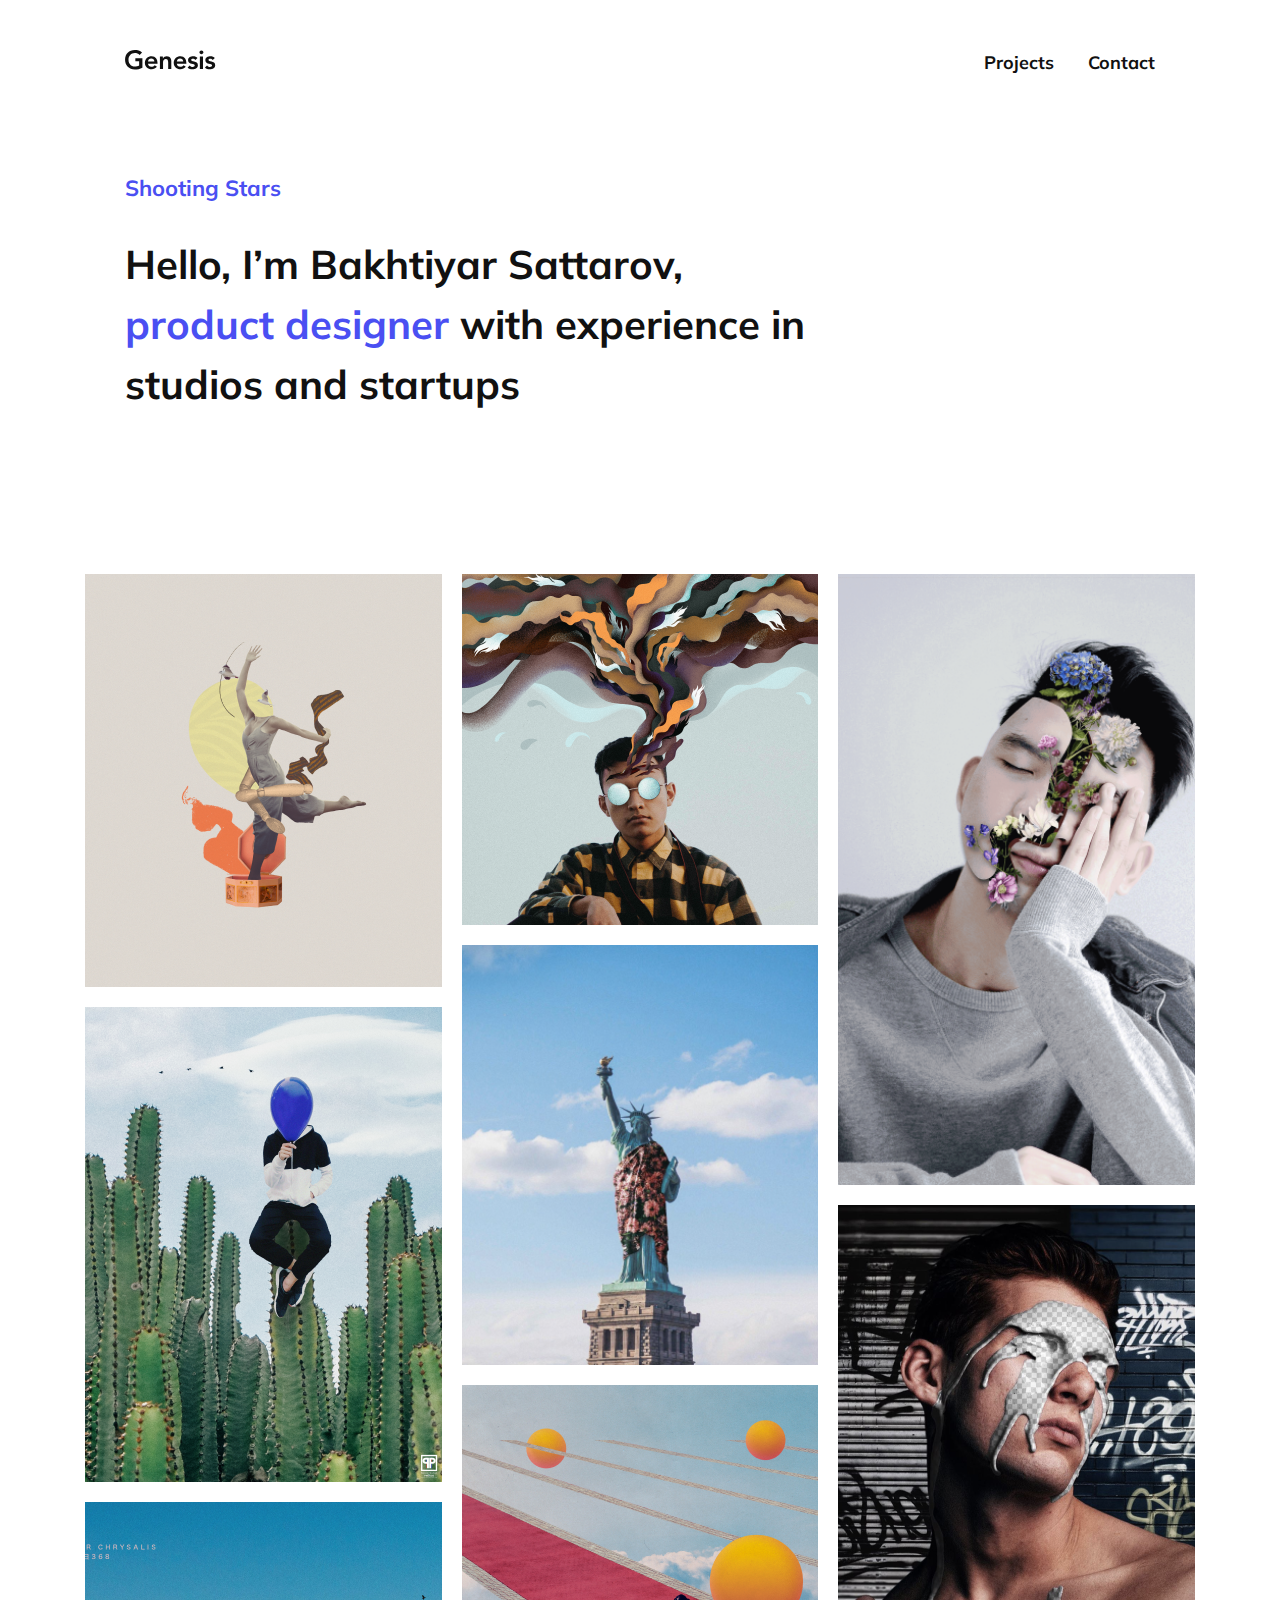
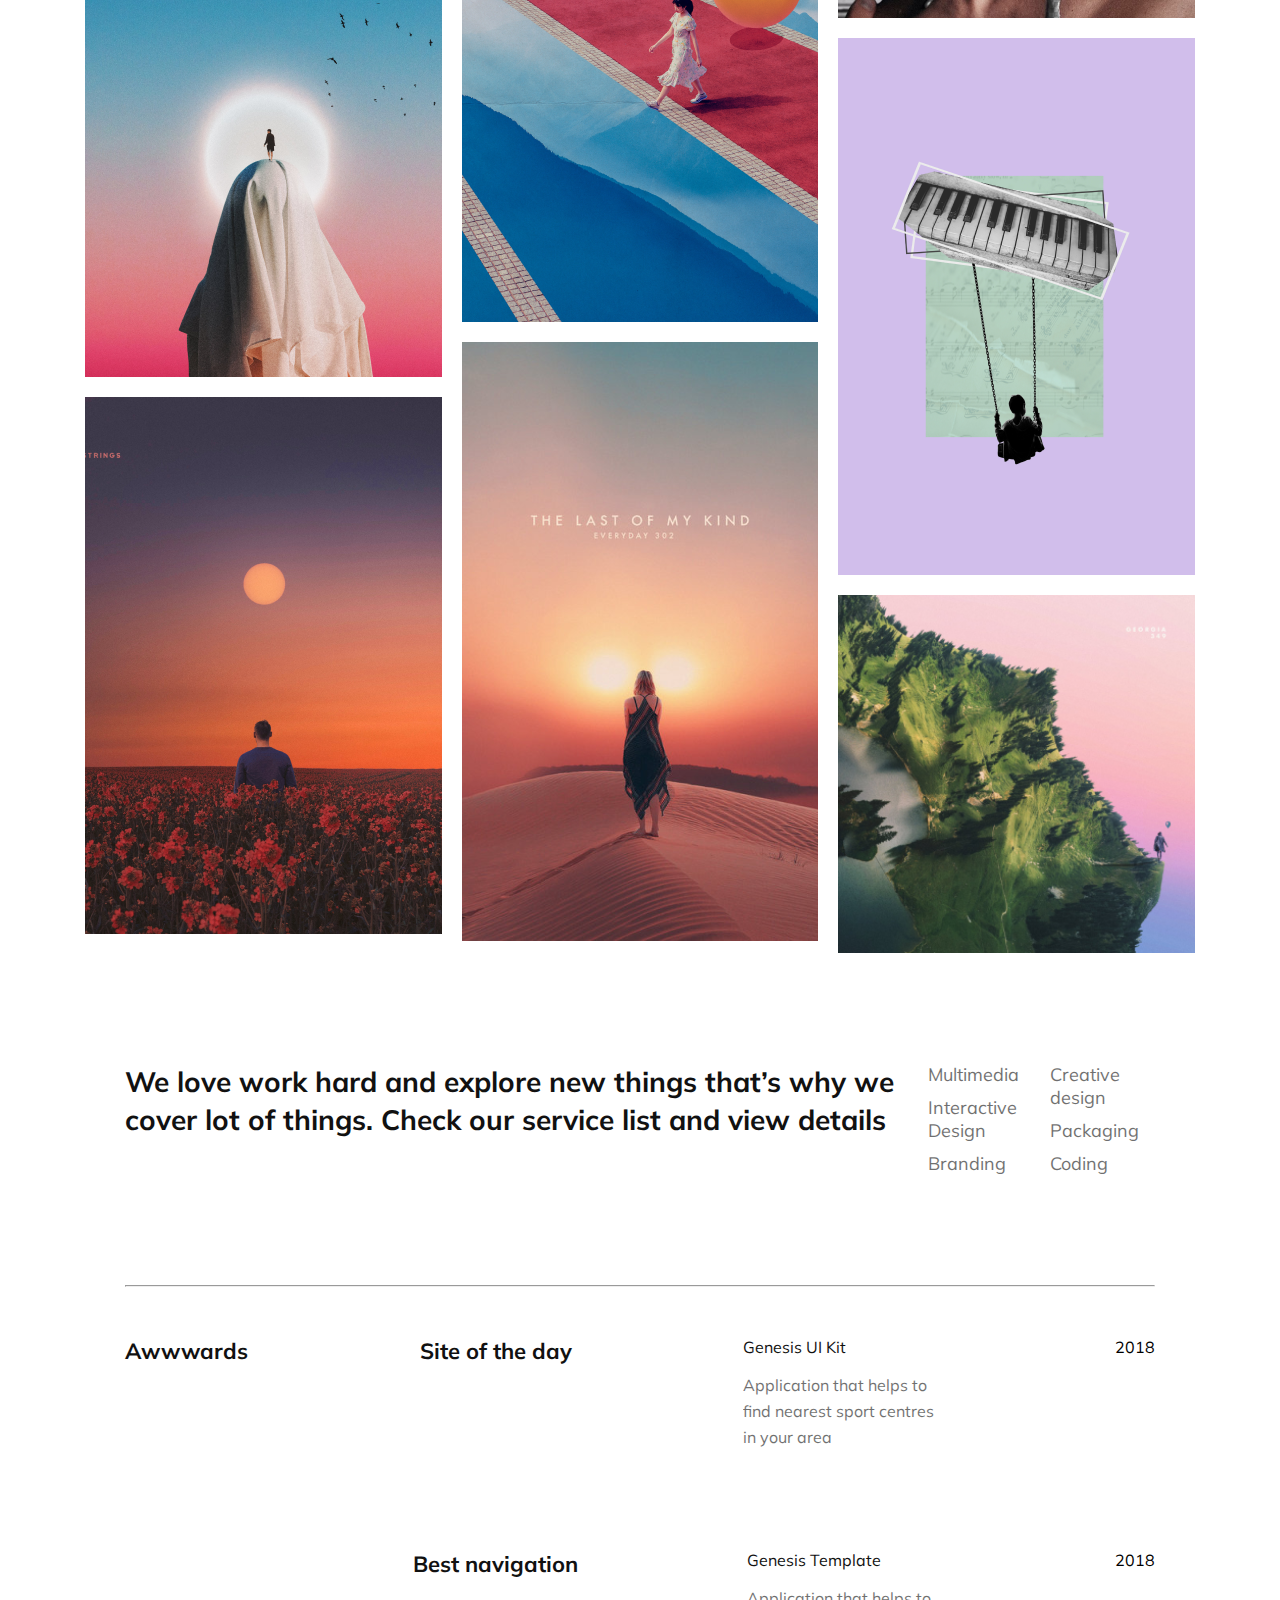
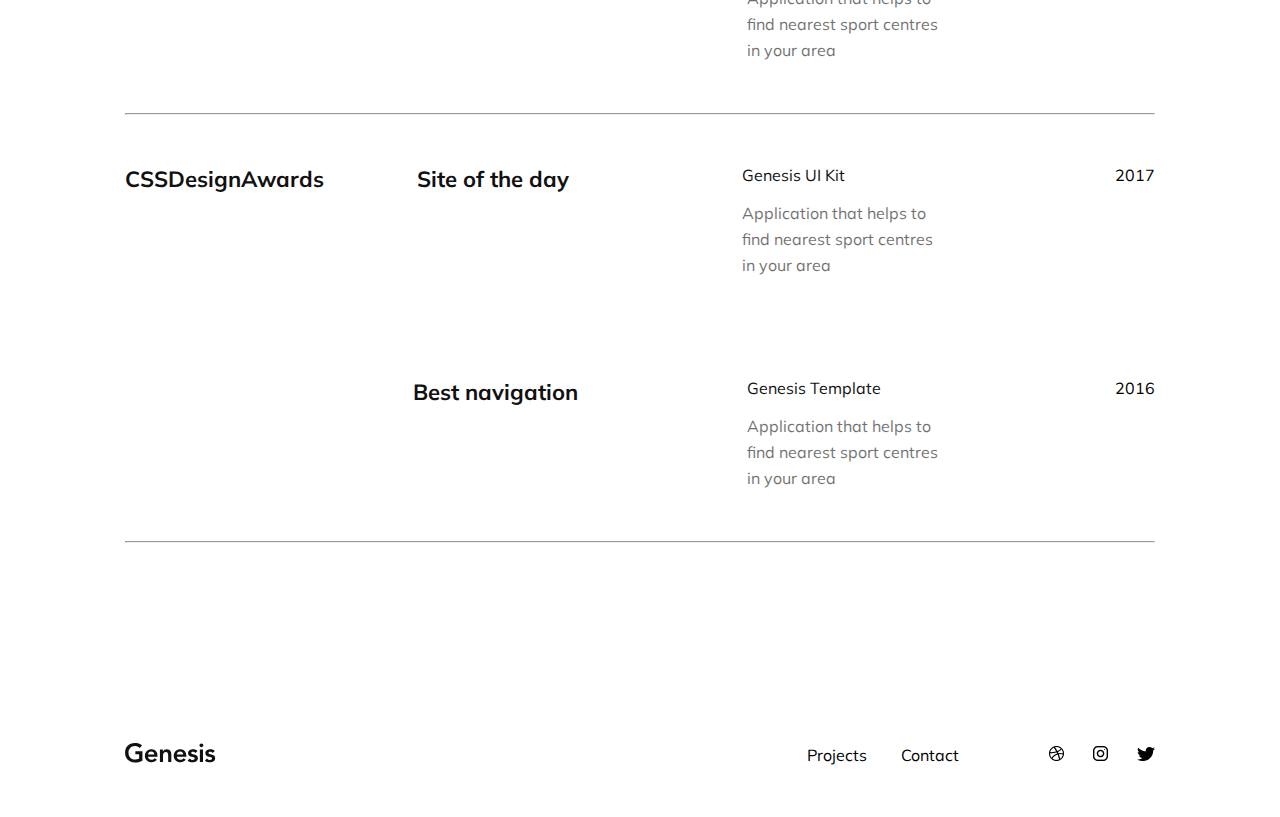
<file: index.html>
<!DOCTYPE html>
<html lang="en">
<head>
    <meta charset="UTF-8">
    <meta http-equiv="X-UA-Compatible" content="IE=edge">
    <meta name="viewport" content="width=device-width, initial-scale=1.0">
    <link rel="stylesheet" href="./styles/index.css">
    <title>Lektion 11 Genisis-design</title>
</head>
<body>
    <!-- Nav -->
    <nav>
        <div class="logo">
            <a href="index.html">
                <img src="./img/Logo.svg" alt="Logo">
            </a>
        </div>
        <div class="links">
            <a href="project.html">Projects</a>
            <a href="contact.html">Contact</a>
        </div>
    </nav>

    <!-- Main -->
    <div class="container">
        <!-- Heading -->
        <div class="heading">
            <div class="left">
                <h5 class="sub__heading">Shooting Stars</h5>
                <h1 class="main__heading">Hello, I’m Bakhtiyar Sattarov,
                    <span>product designer</span> with experience
                    in studios and startups</h1>
            </div>
            <div class="right">
                <p>Design is about progress </p>
            </div>
        </div>
        <!-- main image sec -->
        <div class="main__img">
            <div class="column">
                <img src="./img/p1-img1.png" alt="1">
                <img src="./img/p1-img2.png" alt="1">
                <img src="./img/p1-img3.png" alt="1">
                <img src="./img/p1-img4.png" alt="1">
            </div>
            <div class="column">
                <img src="./img/p1-img5.png" alt="1">
                <img src="./img/p1-img6.png" alt="1">
                <img src="./img/p1-img7.png" alt="1">
                <img src="./img/p1-img8.png" alt="1">
            </div>
            <div class="column">
                <img src="./img/p1-img9.png" alt="1">
                <img src="./img/p1-img10.png" alt="1">
                <img src="./img/p1-img11.png" alt="1">
                <img src="./img/p1-img12.png" alt="1">
            </div>
        </div>

        <!-- text efter image -->
        <div class="text__box">
            <div class="first">
                <h2>We love work hard and explore new things that’s why we cover lot of things. Check our service list and view details</h2>
            </div>
            <div class="text__list">
                <ul>
                    <li>Multimedia</li>
                    <li>Interactive Design</li>
                    <li>Branding</li>
                </ul>
            </div>
            <div class="text__list">
                <ul>
                    <li>Creative design</li>
                    <li>Packaging</li>
                    <li>Coding</li>
                </ul>
            </div>
        </div>
        <hr class="line" />

        <!-- award -->
        <div class="award">
            <div class="a__head">
                <h1>Awwwards</h1>
            </div>
            <div class="a__subhead">
                <h2>Site of the day</h2>
            </div>
            <div class="description">
                <h3>Genesis UI Kit</h3>
                <p>Application that helps to find nearest sport centres in your area</p>
            </div>
            <div class="year">
                <p>2018</p>
            </div>
        </div>
        <div class="award">
            <div class="a__head">
            </div>
            <div class="a__subhead ml">
                <h2>Best navigation</h2>
            </div>
            <div class="description">
                <h3>Genesis Template</h3>
                <p>Application that helps to find nearest sport centres in your area</p>
            </div>
            <div class="year">
                <p>2018</p>
            </div>
        </div>
        <hr />
        <div class="award">
            <div class="a__head">
                <h1>CSSDesignAwards</h1>
            </div>
            <div class="a__subhead ml2">
                <h2>Site of the day</h2>
            </div>
            <div class="description">
                <h3>Genesis UI Kit</h3>
                <p>Application that helps to find nearest sport centres in your area</p>
            </div>
            <div class="year">
                <p>2017</p>
            </div>
        </div>
        <div class="award">
            <div class="a__head">
            </div>
            <div class="a__subhead ml">
                <h2>Best navigation</h2>
            </div>
            <div class="description">
                <h3>Genesis Template</h3>
                <p>Application that helps to find nearest sport centres in your area</p>
            </div>
            <div class="year">
                <p>2016</p>
            </div>
        </div>
        <hr />
    </div>

    <!-- Footer -->
    <footer class="mt">
        <div class="logo">
            <a href="index.html">
                <img src="./img/Logo.svg" alt="Logo">
            </a>
        </div>
        <div class="links">
            <div class="normal__link">
                <a href="project.html">Projects</a>
                <a href="contact.html">Contact</a>
            </div>
            <div class="social__link">
                <img src="./img/dribbble-logo.png" alt="dribble">
                <img src="./img/instagram.png" alt="instagram">
                <img src="./img/twitter-logo-silhouette.png" alt="twitter">
            </div>
        </div>
    </footer>
</body>
</html>
</file>
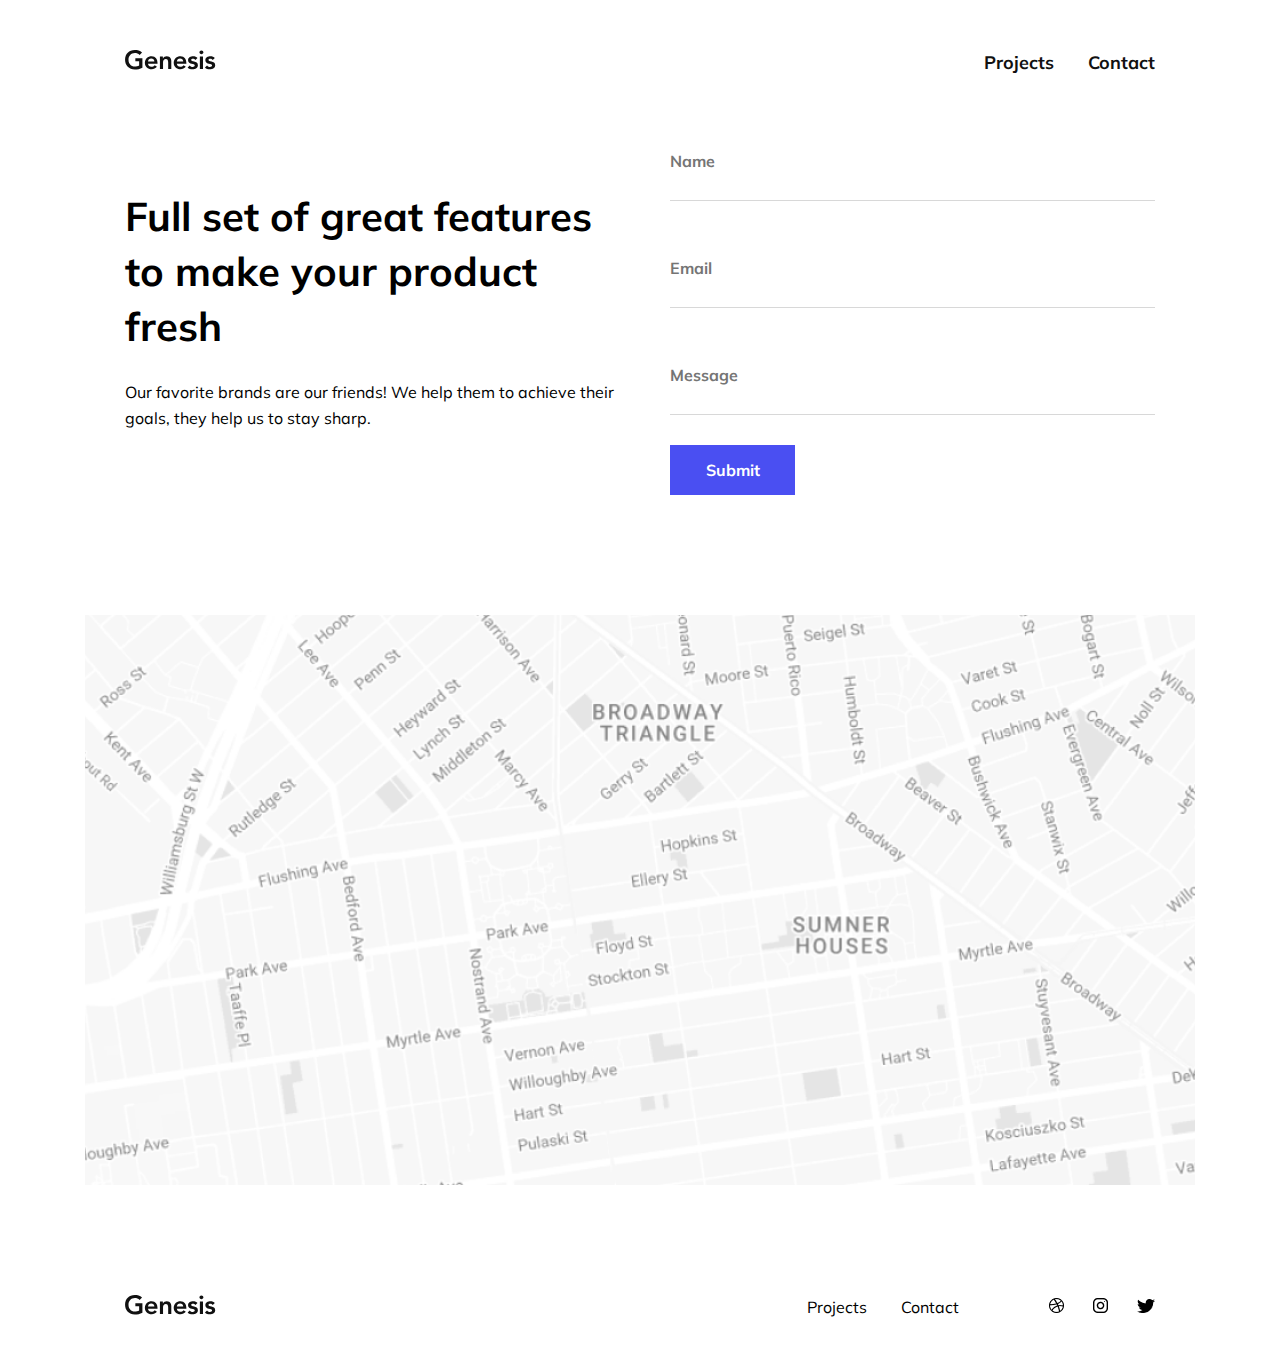
<file: contact.html>
<!DOCTYPE html>
<html lang="en">
<head>
    <meta charset="UTF-8">
    <meta http-equiv="X-UA-Compatible" content="IE=edge">
    <meta name="viewport" content="width=device-width, initial-scale=1.0">
    <link rel="stylesheet" href="./styles/index.css">
    <title>Contact</title>
</head>
<body>
    <nav>
        <div class="logo">
            <a href="index.html">
                <img src="./img/Logo.svg" alt="Logo">
            </a>
        </div>
        <div class="links">
            <a href="project.html">Projects</a>
            <a href="contact.html">Contact</a>
        </div>
    </nav>
    <div class="container">
        <div class="contact">
            <div class="texts">
                <h1>Full set of great features to make your product fresh</h1>
                <p>Our favorite brands are our friends! We help them to achieve their goals, they help us to stay sharp.</p>
            </div>
            <div class="form">
                <form>
                    <input type="text" placeholder="Name">
                    <input type="email" placeholder="Email">
                    <input type="text" placeholder="Message">
                    <button>Submit</button>
                </form>
            </div>
        </div>
        <div class="map">
            <img src="./img/Map.png" alt="map">
        </div>
    </div>
    <!-- footer -->
    <footer>
        <div class="logo">
            <a href="index.html">
                <img src="./img/Logo.svg" alt="Logo">
            </a>
        </div>
        <div class="links">
            <div class="normal__link">
                <a href="project.html">Projects</a>
                <a href="contact.html">Contact</a>
            </div>
            <div class="social__link">
                <img src="./img/dribbble-logo.png" alt="dribble">
                <img src="./img/instagram.png" alt="instagram">
                <img src="./img/twitter-logo-silhouette.png" alt="twitter">
            </div>
        </div>
    </footer>
</body>
</html>
</file>
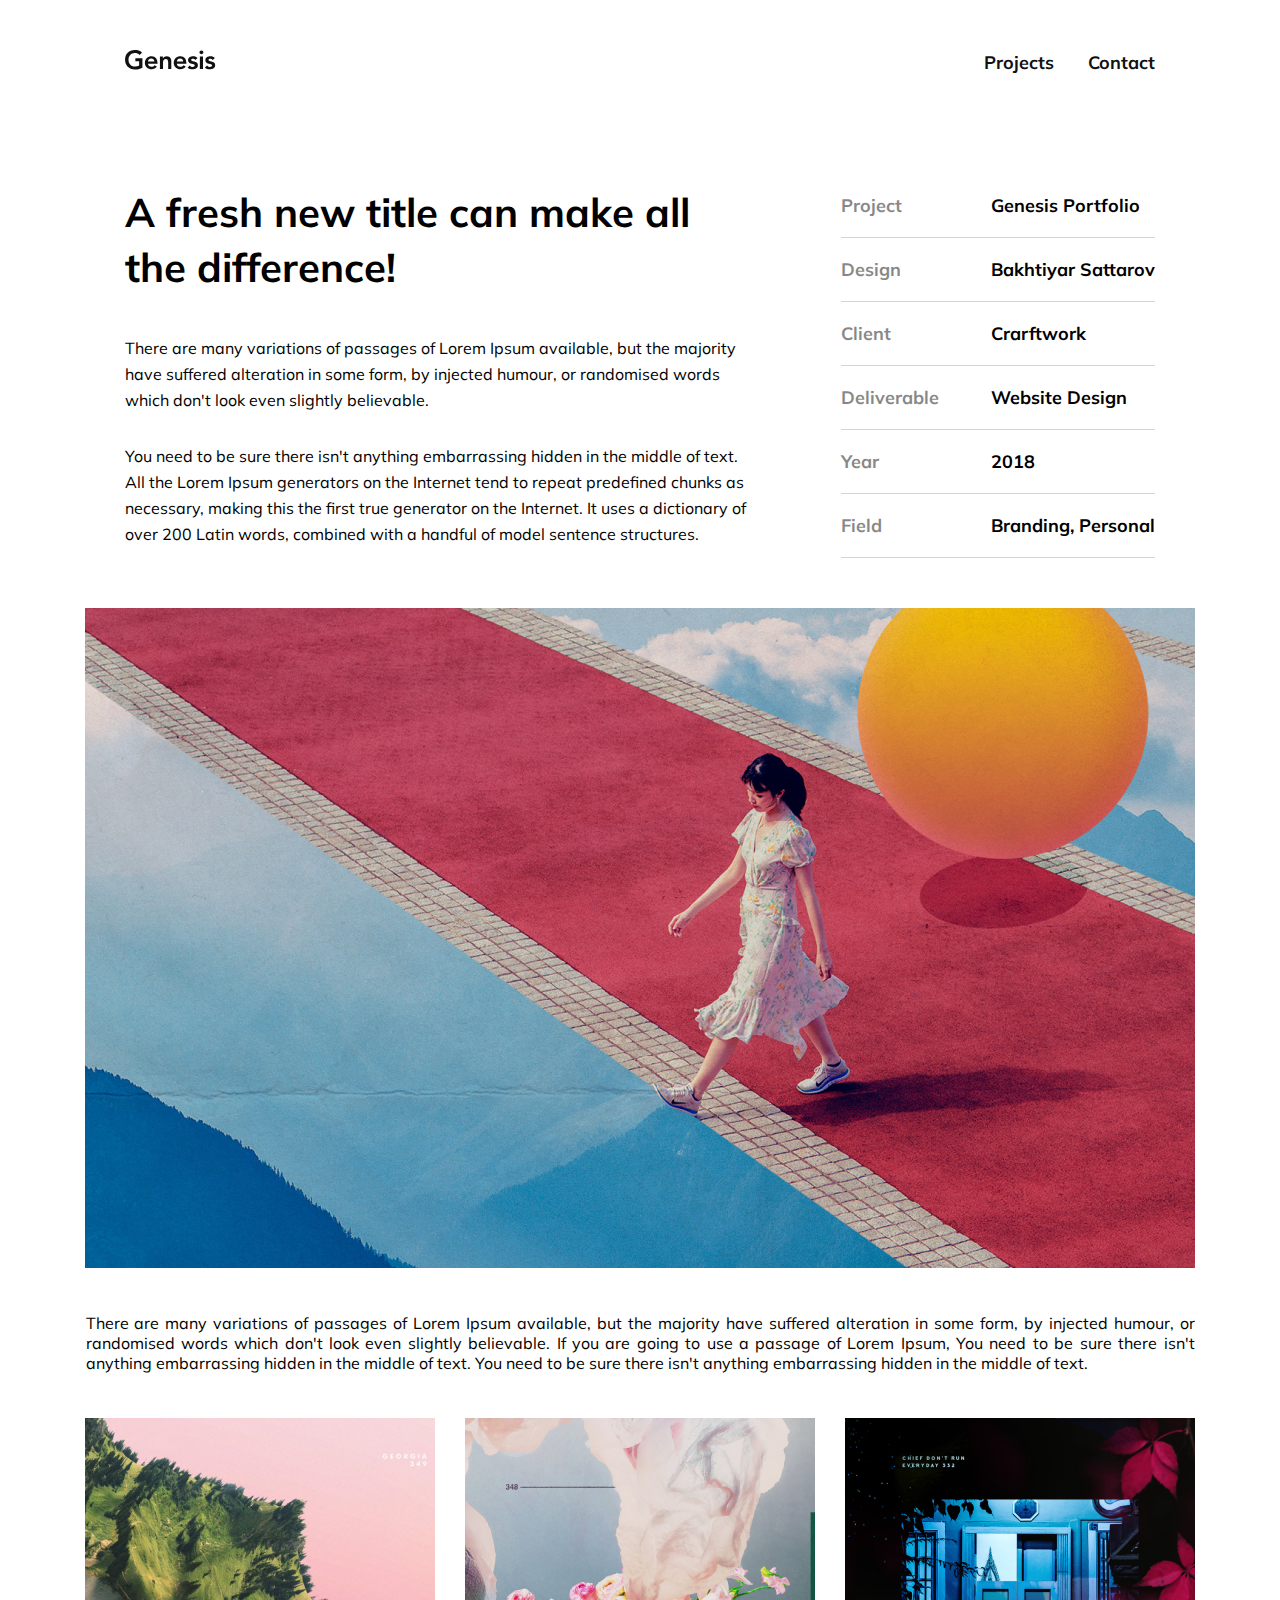
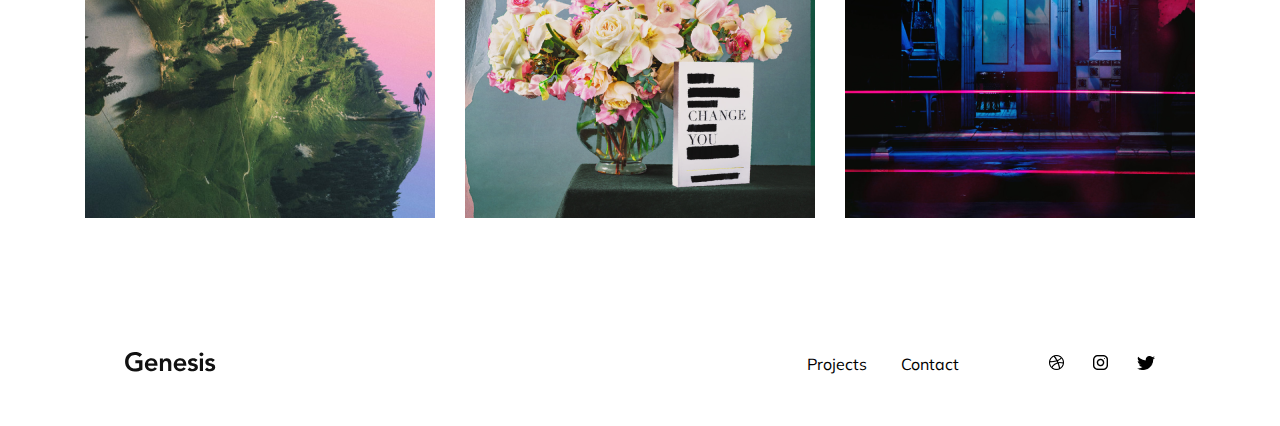
<file: project.html>
<!DOCTYPE html>
<html lang="en">
<head>
    <meta charset="UTF-8">
    <meta http-equiv="X-UA-Compatible" content="IE=edge">
    <meta name="viewport" content="width=device-width, initial-scale=1.0">
    <link rel="stylesheet" href="./styles/index.css">
    <title>Project</title>
</head>
<body>
    <!-- Nav -->
    <nav>
        <div class="logo">
            <a href="index.html">
                <img src="./img/Logo.svg" alt="Logo">
            </a>
        </div>
        <div class="links">
            <a href="project.html">Projects</a>
            <a href="contact.html">Contact</a>
        </div>
    </nav>

    <!-- Main Content -->
    <div class="container">
        <div class="project">
            <div class="left">
                <h1>A fresh new title can make all the difference!</h1>
                <div class="para">
                    <p>There are many variations of passages of Lorem Ipsum available, but the majority have suffered alteration in some form, by injected humour, or randomised words which don't look even slightly believable.</p>
    
                    <p>You need to be sure there isn't anything embarrassing hidden in the middle of text. All the Lorem Ipsum generators on the Internet tend to repeat predefined chunks as necessary, making this the first true generator on the Internet. It uses a dictionary of over 200 Latin words, combined with a handful of model sentence structures.</p>
                </div>
            </div>
            <div class="right">
                <div class="row">
                    <p>Project</p>
                    <p>Genesis Portfolio</p>
                </div>
                <div class="row">
                    <p>Design</p>
                    <p>Bakhtiyar Sattarov</p>
                </div>
                <div class="row">
                    <p>Client</p>
                    <p>Crarftwork</p>
                </div>
                <div class="row">
                    <p>Deliverable</p>
                    <p>Website Design</p>
                </div>
                <div class="row">
                    <p>Year</p>
                    <p>2018</p>
                </div>
                <div class="row">
                    <p>Field</p>
                    <p>Branding, Personal</p>
                </div>
            </div>
        </div>
        <div class="project__img">
            <img src="./img/project-main.png" alt="project main img">
            <p>There are many variations of passages of Lorem Ipsum available, but the majority have suffered alteration in some form, by injected humour, or randomised words which don't look even slightly believable. If you are going to use a passage of Lorem Ipsum, You need to be sure there isn't anything embarrassing hidden in the middle of text. You need to be sure there isn't anything embarrassing hidden in the middle of text.</p>
        </div>
        <div class="bottom__img">
            <img src="./img/pic-1.png" alt="picture 1">
            <img src="./img/pic-2.png" alt="picture 2">
            <img src="./img/pic-3.png" alt="picture 3">
        </div>
    </div>

    <!-- Footer -->
    <footer>
        <div class="logo">
            <a href="index.html">
                <img src="./img/Logo.svg" alt="Logo">
            </a>
        </div>
        <div class="links">
            <div class="normal__link">
                <a href="project.html">Projects</a>
                <a href="contact.html">Contact</a>
            </div>
            <div class="social__link">
                <img src="./img/dribbble-logo.png" alt="dribble">
                <img src="./img/instagram.png" alt="instagram">
                <img src="./img/twitter-logo-silhouette.png" alt="twitter">
            </div>
        </div>
    </footer>
</body>
</html>
</file>
<file: styles/index.css>
@import url('https://fonts.googleapis.com/css2?family=Mulish:wght@300;400;500;700;800&display=swap');
*,
*::before,
*::after{
    margin: 0;
    padding: 0;
    box-sizing: border-box;
    font-family: 'Mulish', sans-serif;
}
a{
    text-decoration: none;
    color: black;
}
ul li{
    list-style: none;
}
nav{
    display: flex;
    justify-content: space-between;
    align-items: center;
    padding: 50px 125px;
}
nav .links a{
    font-size: 18px;
    font-weight: 700;
    color: #111111;

}
nav .links a:not(:last-child){
    margin-right: 30px;
}

.container{
    padding: 0 125px;
}

::placeholder{
    font-size: 16px;
    font-weight: 700;
}
footer{
    padding: 50px 125px;
    display: flex;
    justify-content: space-between;
    align-items: center;
}
footer .links{
    display: flex;
    justify-content: center;
    align-items: center;
}
footer .links .normal__link{
    margin-right: 90px;
}
footer .links .normal__link a:not(:last-child){
    margin-right: 30px;
}
footer .links .social__link img:not(:last-child){
    margin-right: 25px;
}

.line{
    height: 2px;
    color: gray;
    margin-top: 100px;
}
.mt{
    margin-top: 150px;
}
.ml{
    margin-left: 120px;
}
.ml2{
    margin-left: -80px;
}

/* Main style */
/* Index */
.heading{
    display: flex;
    padding: 50px 0 100px 0;

}

.heading .left{
    flex: 2;
}

.heading .left .sub__heading{
    font-size: 22px;
    line-height: 28px;
    color: #4A4FF2;
    font-weight: 700;
    margin-bottom: 32px;
}
.heading .left .main__heading{
    font-weight: bold;
    font-size: 40px;
    line-height: 60px;
    color: #111111;
    width: 700px;
}
.heading .left .main__heading span{
    color: #4A4FF2;
}
.heading .right{
    flex: 1;
    align-self: flex-end;
    margin-left: 700px;
    font-style: italic;
    position: relative;
    color: #111111;
    opacity: .6;
    font-size: 18px;
    font-weight: 400;
    line-height: 25px;
}
.heading .right::before{
    position: absolute;
    top: -10px;
    left: 0;
    content: "";
    height: 3px;
    width: 50px;
    background-color: #111111;
    opacity: .5;
}

.main__img{
    display: flex;
    justify-content: center;
    column-count: 3;
    padding: 50px 0 100px 0;
}
.main__img .column{
    display: flex;
    flex-direction: column;
}
.main__img .column img{
    padding: 10px;
}

.text__box{
    display: flex;
    justify-content: space-between;
}
.text__box .first{
    width: 1000px;
}
.text__box .first h2{
    font-weight: bold;
    font-size: 28px;
    line-height: 38px;
    color: #111111;
}

.text__box .text__list ul li{
    font-style: normal;
    font-weight: normal;
    font-size: 18px;
    line-height: 23px;
    color: #111111;
    opacity: .6;
    padding-bottom: 10px;
}

.award{
    display: flex;
    justify-content: space-between;
    padding: 50px 0;
}

.award .a__head h1{
    font-weight: bold;
    font-size: 22px;
    line-height: 28px; 
    color: #111111;
}
 h2{
    font-weight: bold;
    font-size: 22px;
    line-height: 28px;
    color: #111111;
}
.award .description h3{
    font-weight: normal;
    font-size: 16px;
    line-height: 20px;
    color: #111111;
    margin-bottom: 15px;
}
.award .description p{
    width: 200px;
    font-size: 16px;
    line-height: 26px;
    color: #111111;
    opacity: 0.6;
}
.award .year{
    float: right;
}
/* Index page slut */


/* Project */
.project{
    display: flex;
    justify-content: space-between;
    align-items: center;
    padding: 50px 0;
}

.project .left{
    width: 635px;
}
.project .left h1{
    font-size: 40px;
    font-weight: 700;
    line-height: 55px;
    margin-bottom: 40px;
}
.project .left .para p{
    font-size: 16px;
    font-weight: 400;
    line-height: 26px;
}
.project .left .para p:not(:last-child){
    margin-bottom: 30px;
}

.project .right .row{
    display: flex;
    border-bottom: 1px solid #bbbbbba3;
    padding: 20px 0;
}
.project .right .row p{
    font-size: 18px;
    font-weight: 700;
    line-height: 23px;
}
.project .right .row p:first-child{
    min-width: 150px;
    color: #111111;
    opacity: 50%;
}
.project .right .row p:last-child{
    align-self: flex-start;
}
.project__img{
    display: flex;
    justify-content: center;
    align-items: center;
    flex-direction: column;
}
.project__img p{
    margin: 45px 0;
    width: 1109px;
    text-align: justify;
}

.bottom__img{
    display: flex;
    justify-content: center;
    align-items: center;
    margin-bottom: 84px;
}
.bottom__img img:not(:last-child){
    margin-right: 30px;
}
/* Project page slut */

/* Contact page */
.contact{
    display: flex;
    justify-content: space-between;
    align-items: center;
}

.contact .texts{
    width: 500px;
}
.contact .texts h1{
    font-size: 40px;
    font-weight: 700;
    line-height: 55px;
    margin-bottom: 25px;
}
.contact .texts p{
    font-size: 16px;
    font-weight: 400;
    line-height: 26px;
}

.contact .form form{
    display: flex;
    flex-direction: column;
}
.contact .form form input{
    border: none;
    outline: none;
    border-bottom: 1px solid #D8D8D8;
    width: 485px;
    margin-bottom: 30px;
    padding: 30px 0;
}
.contact .form form button{
    border: none;
    outline: none;
    padding: 15px 35px;
    background: #4A4FF2;
    color: white;
    width: 125px;
    font-size: 16px;
    font-weight: 700;
}
.map{
    margin: 120px 0 60px 0;
    display: flex;
    justify-content: center;
    align-items: center;
}

/* Contact page slut */
</file>
